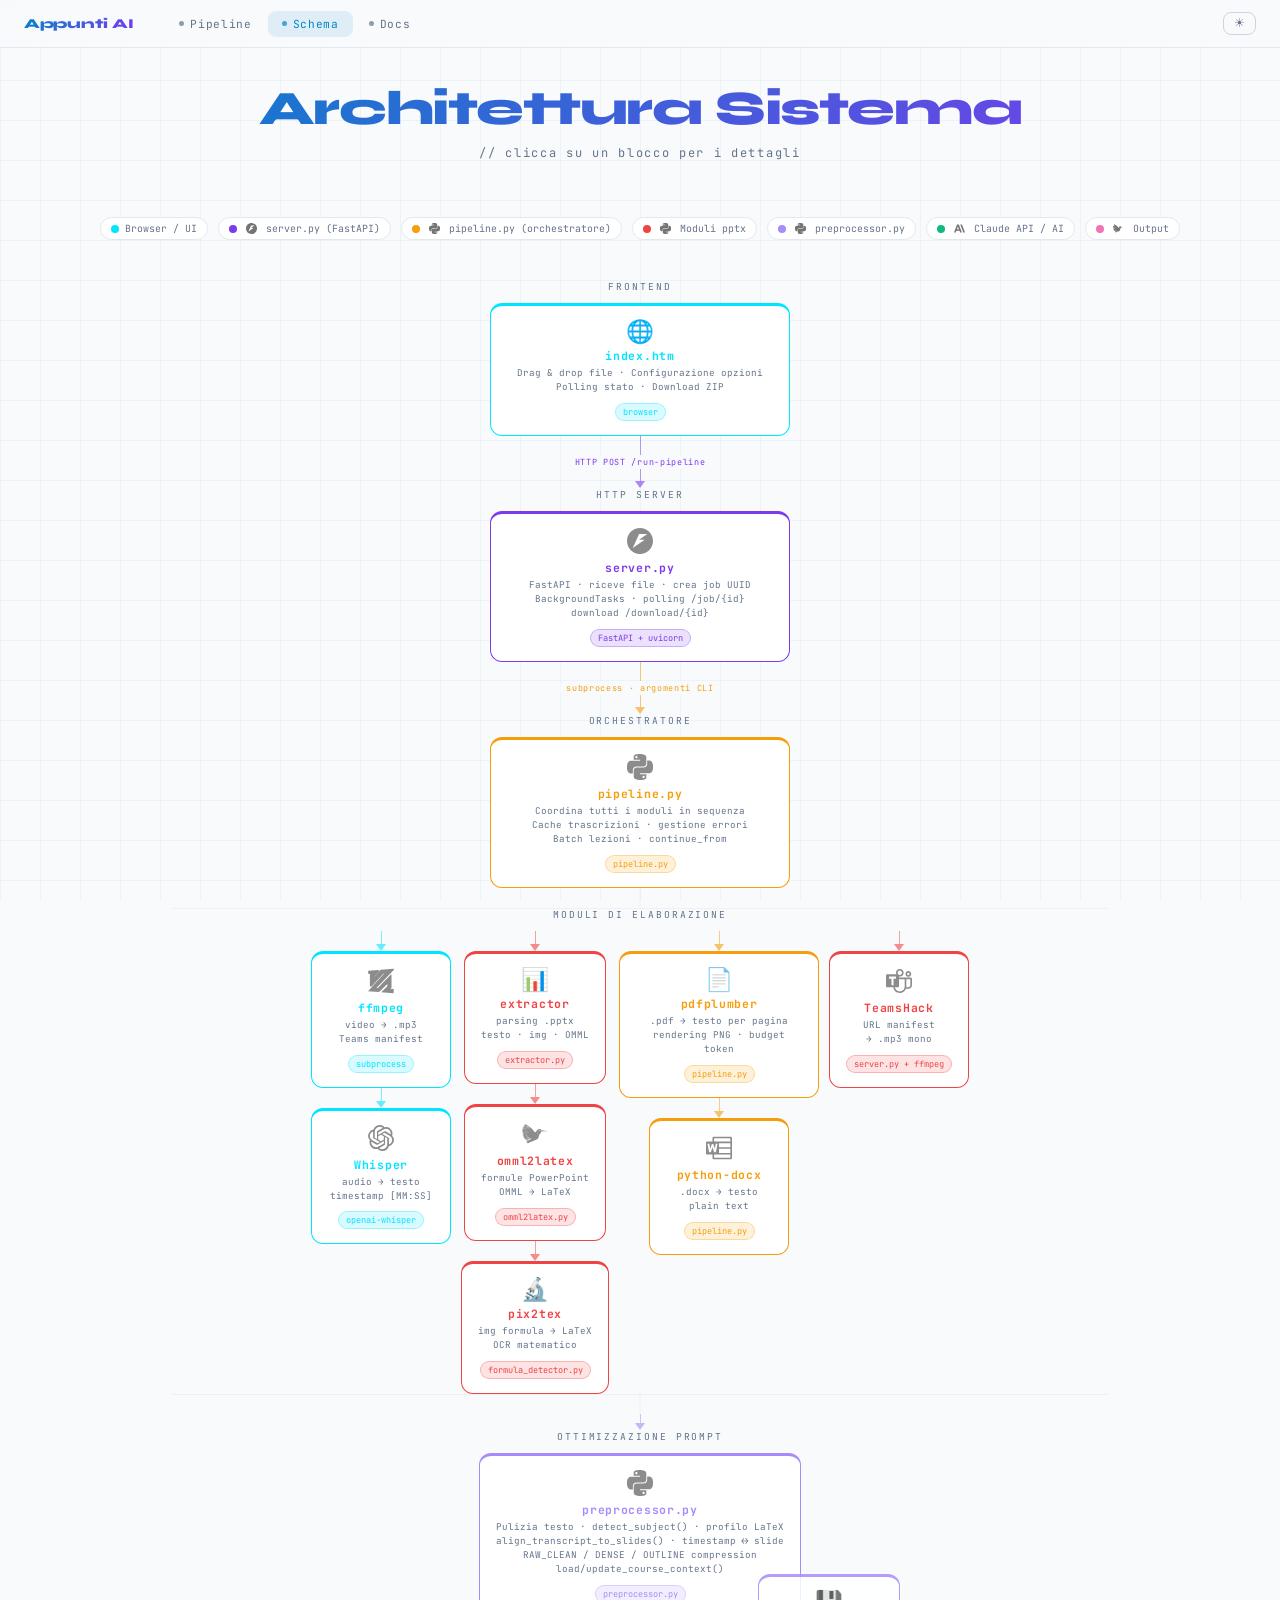
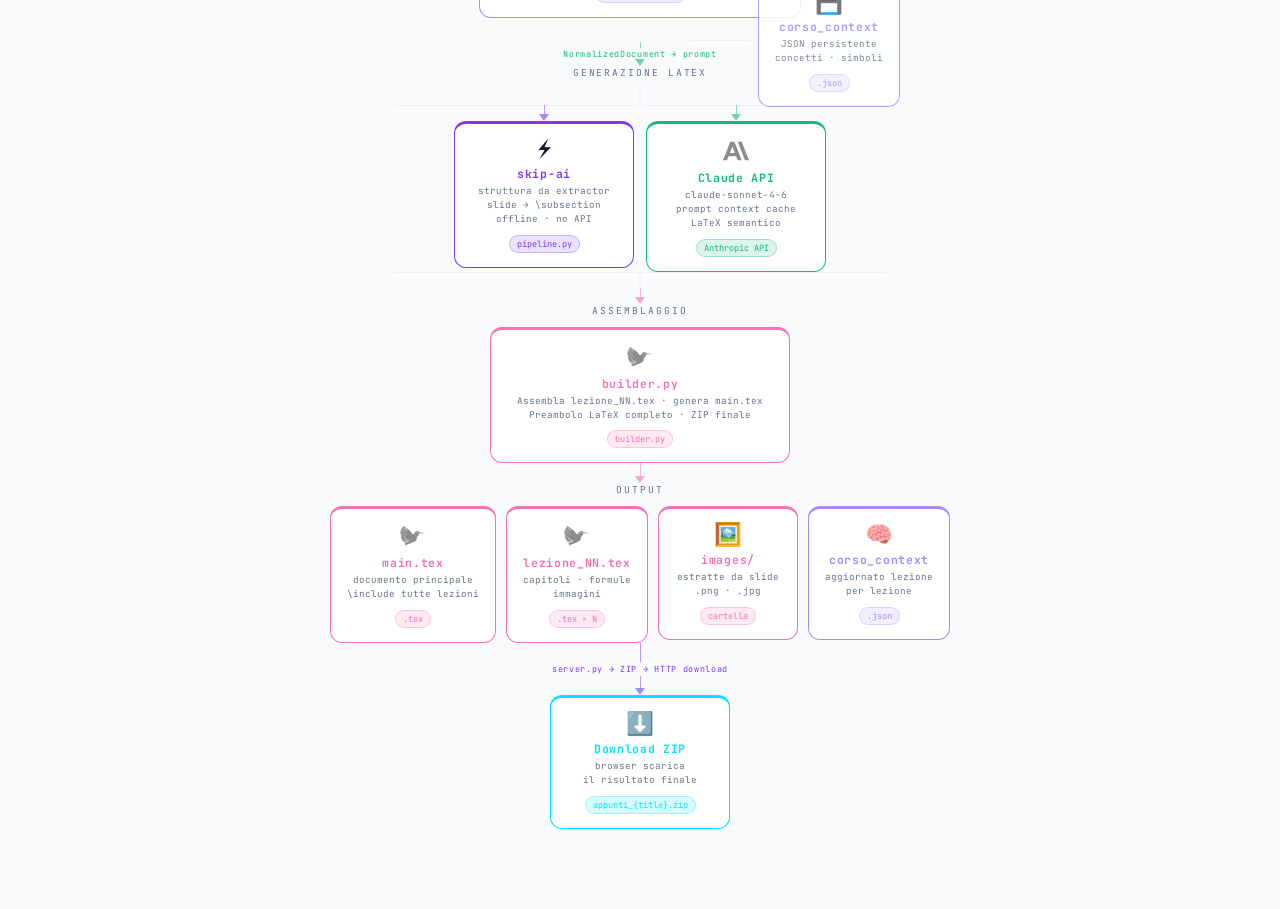
<file: schema.htm>
<!DOCTYPE html>
<html lang="it">
<head>
<meta charset="UTF-8">
<meta name="viewport" content="width=device-width, initial-scale=1.0">
<title>Appunti AI — Architettura Sistema</title>
<meta name="description" content="Schema interattivo dell'architettura di Appunti AI: pipeline di trascrizione, OCR, preprocessor e generazione LaTeX con Claude.">
<meta property="og:type" content="website">
<meta property="og:title" content="Appunti AI — Architettura Sistema">
<meta property="og:description" content="Schema interattivo dell'architettura di Appunti AI: pipeline di trascrizione, OCR, preprocessor e generazione LaTeX con Claude.">
<meta property="og:image" content="assets/favicon_io/android-chrome-512x512.png">
<link rel="apple-touch-icon" sizes="180x180" href="assets/favicon_io/apple-touch-icon.png">
<link rel="icon" type="image/png" sizes="32x32" href="assets/favicon_io/favicon-32x32.png">
<link rel="icon" type="image/png" sizes="16x16" href="assets/favicon_io/favicon-16x16.png">
<link rel="manifest" href="assets/favicon_io/site.webmanifest">
<link rel="stylesheet" href="assets/css/shared.css">
<style>
.block,.detail-panel,.leg{transition:background .25s,border-color .25s,color .25s;}
.page {
  position: relative; z-index: 1;
  /* max-width: 880px; */
  margin: 0 auto;
  padding: 80px 24px 80px;
}

/* ── HEADER ── */
header {
  text-align: center;
  margin-bottom: 56px;
}
header h1 {
  font-family: 'Syne', sans-serif;
  font-size: clamp(1.8rem, 4vw, 3rem);
  font-weight: 800;
  letter-spacing: -.03em;
  background: linear-gradient(135deg, var(--c1) 0%, var(--c2) 100%);
  -webkit-background-clip: text;
  -webkit-text-fill-color: transparent;
  background-clip: text;
}
header p {
  margin-top: 8px;
  font-size: .75rem;
  color: var(--muted);
  letter-spacing: .14em;
}

/* ── LEGEND ── */
.legend {
  display: flex;
  flex-wrap: wrap;
  gap: 10px;
  justify-content: center;
  margin-bottom: 40px;
}
.leg {
  display: flex; align-items: center; gap: 6px;
  font-size: .62rem; color: var(--muted);
  padding: 4px 10px;
  border: 1px solid var(--border);
  border-radius: 20px;
  background: var(--surface);
}
.leg-dot { width: 8px; height: 8px; border-radius: 50%; flex-shrink: 0; }

/* ── DIAGRAM ── */
.diagram {
  display: flex;
  flex-direction: column;
  align-items: center;
  gap: 0;
}

/* ── ROWS ── */
.row {
  display: flex;
  justify-content: center;
  align-items: flex-start;
  gap: 12px;
  width: 100%;
  position: relative;
}

/* ── CONNECTOR ── */
.conn {
  display: flex;
  flex-direction: column;
  align-items: center;
  height: 40px;
  position: relative;
}
.conn::before {
  content: '';
  flex: 1;
  width: 1px;
  background: linear-gradient(to bottom, var(--conn-color, var(--border)), var(--conn-color, var(--border)));
  opacity: .5;
}
.conn .arrow {
  width: 0; height: 0;
  border-left: 5px solid transparent;
  border-right: 5px solid transparent;
  border-top: 7px solid var(--conn-color, var(--border));
  opacity: .6;
}
.conn.labeled { height: 52px; }
.conn .conn-label {
  position: absolute;
  top: 50%; left: 50%;
  transform: translate(-50%, -50%);
  font-size: .53rem;
  color: var(--conn-color, var(--muted));
  background: var(--bg);
  padding: 1px 6px;
  border-radius: 4px;
  white-space: nowrap;
  letter-spacing: .08em;
}

/* horizontal connectors between siblings */
.h-conn {
  display: flex;
  align-items: center;
  align-self: center;
  gap: 0;
  height: 2px;
  width: 24px;
  position: relative;
}
.h-conn::before {
  content: '';
  width: 100%; height: 1px;
  background: var(--border);
  opacity: .5;
}

/* ── BLOCKS ── */
.block {
  background: var(--surface);
  border: 1px solid var(--bc, var(--border));
  border-top: 3px solid var(--bc, var(--border));
  border-radius: 12px;
  padding: 14px 16px;
  min-width: 140px;
  max-width: 200px;
  text-align: center;
  cursor: pointer;
  position: relative;
  overflow: hidden;
  transition: transform .2s, box-shadow .2s, border-color .2s, background .2s;
  user-select: none;
}
.block::before {
  content: '';
  position: absolute; inset: 0;
  background: radial-gradient(ellipse at 50% 0%, var(--bc, var(--border)), transparent 70%);
  opacity: 0;
  transition: opacity .3s;
  pointer-events: none;
}
.block:hover {
  transform: translateY(-3px);
  box-shadow: 0 8px 32px color-mix(in srgb, var(--bc, transparent) 20%, transparent);
  border-color: var(--bc, var(--border));
  background: color-mix(in srgb, var(--bc, transparent) 5%, var(--surface));
}
.block:hover::before { opacity: .08; }
.block.active {
  transform: translateY(-3px);
  box-shadow: 0 0 0 2px var(--bc, var(--border));
  background: color-mix(in srgb, var(--bc, transparent) 8%, var(--surface));
}

.block-icon { font-size: 1.4rem; margin-bottom: 6px; line-height: 1; }
.block-logo {
  height: 26px; width: auto;
  display: block; margin: 0 auto 6px;
  filter: brightness(0) invert(.55);
  transition: filter .2s;
}
.block:hover .block-logo, .block.active .block-logo { filter: none; }
.leg-logo {
  height: 11px; width: auto;
  filter: brightness(0) invert(.45);
  margin: 0 3px;
  vertical-align: middle;
}
.dp-logo {
  height: 18px; width: auto;
  filter: brightness(0) invert(.55);
  vertical-align: middle;
  margin-right: 7px;
}
.block-name {
  font-size: .72rem; font-weight: 700;
  color: var(--bc, var(--text));
  letter-spacing: .06em;
  margin-bottom: 4px;
}
.block-sub {
  font-size: .58rem;
  color: var(--muted);
  line-height: 1.5;
}
.block-file {
  margin-top: 8px;
  display: inline-block;
  font-size: .54rem;
  padding: 2px 7px;
  border-radius: 10px;
  background: color-mix(in srgb, var(--bc, var(--border)) 15%, transparent);
  color: var(--bc, var(--muted));
  border: 1px solid color-mix(in srgb, var(--bc, var(--border)) 30%, transparent);
}

/* wide block */
.block.wide {
  min-width: 300px;
  max-width: 420px;
}
.block.medium {
  min-width: 180px;
  max-width: 240px;
}

/* group wrapper */
.group {
  display: flex;
  flex-direction: column;
  align-items: center;
  gap: 0;
}

/* side-by-side group */
.siblings {
  display: flex;
  align-items: flex-start;
  gap: 10px;
}
.siblings .group { align-items: center; }

/* bracket line above siblings */
.bracket {
  position: relative;
  display: flex;
  justify-content: center;
  width: 100%;
  height: 20px;
}
.bracket::before {
  content: '';
  position: absolute;
  top: 0;
  left: 50%;
  width: 1px; height: 20px;
  background: var(--border);
  opacity: .5;
  transform: translateX(-50%);
}
.bracket::after {
  content: '';
  position: absolute;
  top: 20px;
  left: var(--bl, 25%);
  right: var(--br, 25%);
  height: 1px;
  background: var(--border);
  opacity: .5;
}

/* section labels */
.section-tag {
  font-size: .6rem;
  letter-spacing: .2em;
  color: var(--muted);
  text-transform: uppercase;
  margin-bottom: 10px;
  text-align: center;
}

/* ── DETAIL PANEL ── */
.detail-panel {
  position: fixed;
  top: 60px; right: 24px; bottom: 24px;
  width: 320px;
  background: var(--surface2);
  border: 1px solid var(--dp-color, var(--border));
  border-left: 3px solid var(--dp-color, var(--border));
  border-radius: 12px;
  padding: 20px;
  z-index: 100;
  opacity: 0;
  pointer-events: none;
  transition: opacity .3s, transform .3s;
  transform: translateX(100%);
  overflow-y: auto;
  scrollbar-width: thin;
  scrollbar-color: var(--border) transparent;
}
.detail-panel.show {
  opacity: 1;
  pointer-events: auto;
  transform: translateX(0);
}
.dp-title {
  font-family: 'Syne', sans-serif;
  font-size: .95rem;
  font-weight: 700;
  color: var(--dp-color, var(--text));
  margin-bottom: 4px;
  padding-right: 20px;
}
.dp-file {
  font-size: .6rem;
  color: var(--muted);
  margin-bottom: 14px;
  padding-bottom: 10px;
  border-bottom: 1px solid var(--border);
}
.dp-body {
  font-size: .7rem;
  color: var(--muted);
  line-height: 1.9;
}
.dp-body strong { color: var(--dp-color, var(--text)); font-weight: 600; }
.dp-body .dp-item {
  display: flex; gap: 8px;
  margin-bottom: 10px;
  align-items: flex-start;
}
.dp-body .dp-item::before {
  content: '→';
  color: var(--dp-color, var(--muted));
  flex-shrink: 0;
  margin-top: 1px;
}
.dp-close {
  position: absolute; top: 10px; right: 12px;
  background: none; border: none;
  color: var(--muted); cursor: pointer; font-size: .8rem;
  transition: color .15s;
}
.dp-close:hover { color: var(--text); }

/* ── FLOW LABEL ── */
.flow-label {
  font-size: .58rem;
  letter-spacing: .14em;
  color: var(--muted);
  background: var(--bg);
  padding: 2px 10px;
  border: 1px solid var(--border);
  border-radius: 10px;
  position: absolute;
  white-space: nowrap;
}

@media (max-width: 900px) {
  .detail-panel {
    top: auto;
    right: 0; left: 0; bottom: 0;
    width: 100%;
    max-height: 60vh;
    border-radius: 16px 16px 0 0;
    border-left: 1px solid var(--dp-color, var(--border));
    border-top: 3px solid var(--dp-color, var(--border));
    transform: translateY(100%);
  }
  .detail-panel.show {
    transform: translateY(0);
  }
  .block { min-width: 110px; max-width: 150px; padding: 11px 10px; }
  .block.wide { min-width: 220px; max-width: 320px; }
}
@media (max-width: 600px) {
  .siblings { flex-wrap: wrap; justify-content: center; }
  .block.wide { min-width: 90%; }
}
</style>
</head>
<body>
<script>
(function(){
  var t=localStorage.getItem('theme')||
    (window.matchMedia('(prefers-color-scheme: light)').matches?'light':'dark');
  if(t==='light') document.documentElement.setAttribute('data-theme','light');
})();
</script>
<nav class="navbar">
  <span class="nav-logo">Appunti AI</span>
  <div class="nav-links">
    <a class="nav-link" href="/"><span class="nd"></span>Pipeline</a>
    <a class="nav-link active" href="schema.htm"><span class="nd"></span>Schema</a>
    <a class="nav-link" href="docs.htm"><span class="nd"></span>Docs</a>
  </div>
  <button class="theme-toggle" onclick="toggleTheme()" title="Cambia tema"></button>
</nav>
<div class="page">

  <header>
    <!-- <h1>Appunti AI — Architettura Sistema</h1> -->
    <h1>Architettura Sistema</h1>
    <p>// clicca su un blocco per i dettagli</p>
  </header>

  <div class="legend">
    <div class="leg"><div class="leg-dot" style="background:#00e5ff"></div>Browser / UI</div>
    <div class="leg"><div class="leg-dot" style="background:#7c3aed"></div><img src="assets/img/logos/fastapi.svg" class="leg-logo" alt="">server.py (FastAPI)</div>
    <div class="leg"><div class="leg-dot" style="background:#f59e0b"></div><img src="assets/img/logos/python.svg" class="leg-logo" alt="">pipeline.py (orchestratore)</div>
    <div class="leg"><div class="leg-dot" style="background:#ef4444"></div><img src="assets/img/logos/python.svg" class="leg-logo" alt="">Moduli pptx</div>
    <div class="leg"><div class="leg-dot" style="background:#a78bfa"></div><img src="assets/img/logos/python.svg" class="leg-logo" alt="">preprocessor.py</div>
    <div class="leg"><div class="leg-dot" style="background:#10b981"></div><img src="assets/img/logos/anthropic.svg" class="leg-logo" alt="">Claude API / AI</div>
    <div class="leg"><div class="leg-dot" style="background:#f472b6"></div><img src="assets/img/logos/latex.svg" class="leg-logo" alt="">Output</div>
  </div>

  <div class="diagram">

    <!-- BROWSER -->
    <div class="section-tag">frontend</div>
    <div class="row">
      <div class="block wide" style="--bc:#00e5ff" data-id="browser">
        <div class="block-icon">🌐</div>
        <div class="block-name">index.htm</div>
        <div class="block-sub">Drag &amp; drop file · Configurazione opzioni<br>Polling stato · Download ZIP</div>
        <div class="block-file">browser</div>
      </div>
    </div>

    <div class="conn labeled" style="--conn-color:#7c3aed">
      <div class="conn-label">HTTP POST /run-pipeline</div>
      <div class="arrow" style="border-top-color:#7c3aed"></div>
    </div>

    <!-- SERVER -->
    <div class="section-tag">http server</div>
    <div class="row">
      <div class="block wide" style="--bc:#7c3aed" data-id="server">
        <div class="block-icon"><img src="assets/img/logos/fastapi.svg" alt="FastAPI" class="block-logo"></div>
        <div class="block-name">server.py</div>
        <div class="block-sub">FastAPI · riceve file · crea job UUID<br>BackgroundTasks · polling /job/{id}<br>download /download/{id}</div>
        <div class="block-file">FastAPI + uvicorn</div>
      </div>
    </div>

    <div class="conn labeled" style="--conn-color:#f59e0b">
      <div class="conn-label">subprocess · argomenti CLI</div>
      <div class="arrow" style="border-top-color:#f59e0b"></div>
    </div>

    <!-- PIPELINE -->
    <div class="section-tag">orchestratore</div>
    <div class="row">
      <div class="block wide" style="--bc:#f59e0b" data-id="pipeline">
        <div class="block-icon"><img src="assets/img/logos/python.svg" alt="Python" class="block-logo"></div>
        <div class="block-name">pipeline.py</div>
        <div class="block-sub">Coordina tutti i moduli in sequenza<br>Cache trascrizioni · gestione errori<br>Batch lezioni · continue_from</div>
        <div class="block-file">pipeline.py</div>
      </div>
    </div>

    <!-- BRACKET → 4 rami -->
    <div style="height:20px;width:100%;position:relative;display:flex;justify-content:center;">
      <div style="position:absolute;top:0;left:50%;width:1px;height:20px;background:var(--border);opacity:.5;transform:translateX(-50%)"></div>
      <div style="position:absolute;top:20px;left:12%;right:12%;height:1px;background:var(--border);opacity:.5;"></div>
    </div>

    <!-- 4 COLONNE -->
    <div class="section-tag">moduli di elaborazione</div>
    <div class="row" style="align-items:flex-start;gap:10px">

      <!-- COL 1: Audio/Video -->
      <div class="group">
        <div style="height:0px;width:1px;background:var(--border);opacity:.5;margin-bottom:0"></div>
        <div class="conn" style="--conn-color:#00e5ff;height:20px">
          <div class="arrow" style="border-top-color:#00e5ff"></div>
        </div>
        <div class="block" style="--bc:#00e5ff" data-id="ffmpeg">
          <div class="block-icon"><img src="assets/img/logos/ffmpeg.svg" alt="ffmpeg" class="block-logo"></div>
          <div class="block-name">ffmpeg</div>
          <div class="block-sub">video → .mp3<br>Teams manifest</div>
          <div class="block-file">subprocess</div>
        </div>
        <div class="conn" style="--conn-color:#00e5ff;height:20px">
          <div class="arrow" style="border-top-color:#00e5ff"></div>
        </div>
        <div class="block" style="--bc:#00e5ff" data-id="whisper">
          <div class="block-icon"><img src="assets/img/logos/openai.svg" alt="Whisper" class="block-logo"></div>
          <div class="block-name">Whisper</div>
          <div class="block-sub">audio → testo<br>timestamp [MM:SS]</div>
          <div class="block-file">openai-whisper</div>
        </div>
      </div>

      <!-- COL 2: PPTX -->
      <div class="group">
        <div class="conn" style="--conn-color:#ef4444;height:20px">
          <div class="arrow" style="border-top-color:#ef4444"></div>
        </div>
        <div class="block" style="--bc:#ef4444" data-id="extractor">
          <div class="block-icon">📊</div>
          <div class="block-name">extractor</div>
          <div class="block-sub">parsing .pptx<br>testo · img · OMML</div>
          <div class="block-file">extractor.py</div>
        </div>
        <div class="conn" style="--conn-color:#ef4444;height:20px">
          <div class="arrow" style="border-top-color:#ef4444"></div>
        </div>
        <div class="block" style="--bc:#ef4444" data-id="omml">
          <div class="block-icon"><img src="assets/img/logos/latex.svg" alt="LaTeX" class="block-logo"></div>
          <div class="block-name">omml2latex</div>
          <div class="block-sub">formule PowerPoint<br>OMML → LaTeX</div>
          <div class="block-file">omml2latex.py</div>
        </div>
        <div class="conn" style="--conn-color:#ef4444;height:20px">
          <div class="arrow" style="border-top-color:#ef4444"></div>
        </div>
        <div class="block" style="--bc:#ef4444" data-id="pix2tex">
          <div class="block-icon">🔬</div>
          <div class="block-name">pix2tex</div>
          <div class="block-sub">img formula → LaTeX<br>OCR matematico</div>
          <div class="block-file">formula_detector.py</div>
        </div>
      </div>

      <!-- COL 3: PDF/DOC -->
      <div class="group">
        <div class="conn" style="--conn-color:#f59e0b;height:20px">
          <div class="arrow" style="border-top-color:#f59e0b"></div>
        </div>
        <div class="block" style="--bc:#f59e0b" data-id="pdf">
          <div class="block-icon">📄</div>
          <div class="block-name">pdfplumber</div>
          <div class="block-sub">.pdf → testo per pagina<br>rendering PNG · budget token</div>
          <div class="block-file">pipeline.py</div>
        </div>
        <div class="conn" style="--conn-color:#f59e0b;height:20px">
          <div class="arrow" style="border-top-color:#f59e0b"></div>
        </div>
        <div class="block" style="--bc:#f59e0b" data-id="docx">
          <div class="block-icon"><img src="assets/img/logos/microsoftword.svg" alt="Word" class="block-logo"></div>
          <div class="block-name">python-docx</div>
          <div class="block-sub">.docx → testo<br>plain text</div>
          <div class="block-file">pipeline.py</div>
        </div>
      </div>

      <!-- COL 4: Teams -->
      <div class="group">
        <div class="conn" style="--conn-color:#ef4444;height:20px">
          <div class="arrow" style="border-top-color:#ef4444"></div>
        </div>
        <div class="block" style="--bc:#ef4444" data-id="teams">
          <div class="block-icon"><img src="assets/img/logos/microsoftteams.svg" alt="Teams" class="block-logo"></div>
          <div class="block-name">TeamsHack</div>
          <div class="block-sub">URL manifest<br>→ .mp3 mono</div>
          <div class="block-file">server.py + ffmpeg</div>
        </div>
      </div>

    </div>

    <!-- CONVERGENZA → preprocessor -->
    <div style="height:20px;width:100%;position:relative;display:flex;justify-content:center;">
      <div style="position:absolute;top:0;left:12%;right:12%;height:1px;background:var(--border);opacity:.5;"></div>
      <div style="position:absolute;top:0;left:50%;width:1px;height:20px;background:var(--border);opacity:.5;transform:translateX(-50%)"></div>
    </div>

    <div class="conn" style="--conn-color:#a78bfa;height:16px">
      <div class="arrow" style="border-top-color:#a78bfa"></div>
    </div>

    <!-- PREPROCESSOR -->
    <div class="section-tag">ottimizzazione prompt</div>
    <div class="row">
      <div class="block wide" style="--bc:#a78bfa" data-id="preprocessor">
        <div class="block-icon"><img src="assets/img/logos/python.svg" alt="Python" class="block-logo"></div>
        <div class="block-name">preprocessor.py</div>
        <div class="block-sub">
          Pulizia testo · detect_subject() · profilo LaTeX<br>
          align_transcript_to_slides() · timestamp ↔ slide<br>
          RAW_CLEAN / DENSE / OUTLINE compression<br>
          load/update_course_context()
        </div>
        <div class="block-file">preprocessor.py</div>
      </div>
    </div>

    <!-- corso_context.json a lato -->
    <div style="position:relative;width:100%;display:flex;justify-content:center;height:0;overflow:visible;margin:0">
      <div style="position:absolute;right:calc(50% - 260px);top:-44px;display:flex;align-items:center;gap:8px;">
        <div style="width:60px;height:1px;background:var(--border);opacity:.5;"></div>
        <div class="block" style="--bc:#a78bfa;min-width:130px;max-width:160px;opacity:.85;" data-id="context">
          <div class="block-icon">💾</div>
          <div class="block-name">corso_context</div>
          <div class="block-sub">JSON persistente<br>concetti · simboli</div>
          <div class="block-file">.json</div>
        </div>
      </div>
    </div>

    <div style="height:24px"></div>

    <div class="conn" style="--conn-color:#10b981;height:24px">
      <div class="conn-label" style="font-size:.53rem;position:absolute;left:50%;transform:translateX(-50%);top:6px;background:var(--bg);padding:0 6px;color:#10b981;white-space:nowrap">NormalizedDocument → prompt</div>
      <div class="arrow" style="border-top-color:#10b981"></div>
    </div>

    <!-- BRANCH: skip-ai vs claude -->
    <div class="section-tag">generazione LaTeX</div>
    <div style="height:16px;width:100%;position:relative;display:flex;justify-content:center;">
      <div style="position:absolute;top:0;left:50%;width:1px;height:16px;background:var(--border);opacity:.5;transform:translateX(-50%)"></div>
      <div style="position:absolute;top:16px;left:30%;right:30%;height:1px;background:var(--border);opacity:.5;"></div>
    </div>

    <div class="row" style="align-items:flex-start">

      <!-- skip-ai branch -->
      <div class="group">
        <div class="conn" style="--conn-color:#7c3aed;height:16px">
          <div class="arrow" style="border-top-color:#7c3aed"></div>
        </div>
        <div class="block medium" style="--bc:#7c3aed" data-id="skipai">
          <div class="block-icon">⚡</div>
          <div class="block-name">skip-ai</div>
          <div class="block-sub">struttura da extractor<br>slide → \subsection<br>offline · no API</div>
          <div class="block-file">pipeline.py</div>
        </div>
      </div>

      <!-- claude branch -->
      <div class="group">
        <div class="conn" style="--conn-color:#10b981;height:16px">
          <div class="arrow" style="border-top-color:#10b981"></div>
        </div>
        <div class="block medium" style="--bc:#10b981" data-id="claude">
          <div class="block-icon"><img src="assets/img/logos/anthropic.svg" alt="Claude" class="block-logo"></div>
          <div class="block-name">Claude API</div>
          <div class="block-sub">claude-sonnet-4-6<br>prompt context cache<br>LaTeX semantico</div>
          <div class="block-file">Anthropic API</div>
        </div>
      </div>

    </div>

    <!-- CONVERGENZA → builder -->
    <div style="height:16px;width:100%;position:relative;display:flex;justify-content:center;">
      <div style="position:absolute;top:0;left:30%;right:30%;height:1px;background:var(--border);opacity:.5;"></div>
      <div style="position:absolute;top:0;left:50%;width:1px;height:16px;background:var(--border);opacity:.5;transform:translateX(-50%)"></div>
    </div>

    <div class="conn" style="--conn-color:#f472b6;height:16px">
      <div class="arrow" style="border-top-color:#f472b6"></div>
    </div>

    <!-- BUILDER -->
    <div class="section-tag">assemblaggio</div>
    <div class="row">
      <div class="block wide" style="--bc:#f472b6" data-id="builder">
        <div class="block-icon"><img src="assets/img/logos/latex.svg" alt="LaTeX" class="block-logo"></div>
        <div class="block-name">builder.py</div>
        <div class="block-sub">Assembla lezione_NN.tex · genera main.tex<br>Preambolo LaTeX completo · ZIP finale</div>
        <div class="block-file">builder.py</div>
      </div>
    </div>

    <div class="conn" style="--conn-color:#f472b6;height:20px">
      <div class="arrow" style="border-top-color:#f472b6"></div>
    </div>

    <!-- OUTPUT -->
    <div class="section-tag">output</div>
    <div class="row" style="gap:10px;align-items:flex-start">

      <div class="block" style="--bc:#f472b6" data-id="maintex">
        <div class="block-icon"><img src="assets/img/logos/latex.svg" alt="LaTeX" class="block-logo"></div>
        <div class="block-name">main.tex</div>
        <div class="block-sub">documento principale<br>\include tutte lezioni</div>
        <div class="block-file">.tex</div>
      </div>

      <div class="block" style="--bc:#f472b6" data-id="lezionetex">
        <div class="block-icon"><img src="assets/img/logos/latex.svg" alt="LaTeX" class="block-logo"></div>
        <div class="block-name">lezione_NN.tex</div>
        <div class="block-sub">capitoli · formule<br>immagini</div>
        <div class="block-file">.tex × N</div>
      </div>

      <div class="block" style="--bc:#f472b6" data-id="images">
        <div class="block-icon">🖼️</div>
        <div class="block-name">images/</div>
        <div class="block-sub">estratte da slide<br>.png · .jpg</div>
        <div class="block-file">cartella</div>
      </div>

      <div class="block" style="--bc:#a78bfa" data-id="contextout">
        <div class="block-icon">🧠</div>
        <div class="block-name">corso_context</div>
        <div class="block-sub">aggiornato lezione<br>per lezione</div>
        <div class="block-file">.json</div>
      </div>

    </div>

    <div class="conn labeled" style="--conn-color:#7c3aed;height:52px">
      <div class="conn-label">server.py → ZIP → HTTP download</div>
      <div class="arrow" style="border-top-color:#7c3aed"></div>
    </div>

    <!-- BROWSER DOWNLOAD -->
    <div class="row">
      <div class="block medium" style="--bc:#00e5ff" data-id="download">
        <div class="block-icon">⬇️</div>
        <div class="block-name">Download ZIP</div>
        <div class="block-sub">browser scarica<br>il risultato finale</div>
        <div class="block-file">appunti_{title}.zip</div>
      </div>
    </div>

  </div><!-- /diagram -->
</div><!-- /page -->

<!-- DETAIL PANEL -->
<div class="detail-panel" id="detailPanel">
  <button class="dp-close" onclick="closeDetail()">✕</button>
  <div class="dp-title" id="dpTitle"></div>
  <div class="dp-file" id="dpFile"></div>
  <div class="dp-body" id="dpBody"></div>
</div>

<script>
const details = {
  browser: {
    title: "index.htm — Frontend",
    file: "Browser · nessuna dipendenza",
    color: "#00e5ff", logo: null,
    items: [
      "Drag & drop su 5 zone: Audio, Video, Slide, Doc, Teams URL (incolla manifest URL)",
      "Titolo corso obbligatorio — pulsante Start rimane disattivo senza titolo",
      "Cartella output generata automaticamente come slug del titolo (es. 'Digital Control 2' → ./digital_control_2)",
      "Pannello configurazione: Claude on/off, OCR, context, Whisper model, subject (7 profili), start-from",
      "Bottone AVVIA → FormData POST a server.py con files[] + teams_url[]",
      "Polling GET /job/{id} ogni 3s → live status con dot animato, fase, percentuale",
      "Download automatico ZIP quando status = done",
      "DELETE /job/{id} chiamato automaticamente 5s dopo il download (cleanup)"
    ]
  },
  server: {
    title: "server.py — HTTP Server", logo: "fastapi.svg",
    file: "FastAPI + uvicorn · porta 8000",
    color: "#7c3aed",
    items: [
      "POST /run-pipeline: salva file, scarica Teams URL via ffmpeg, lancia pipeline.py in BackgroundTask",
      "Parametri: title, files[], teams_url[], skip_ai, skip_ocr, no_context, whisper_model, output, start_from, subject, continue_from",
      "continue_from: copia state.json + corso_context.json dal job precedente (in memoria o su disco)",
      "GET /job/{id}: status (queued/running/done/error) + progress, current_step, detail da progress.json",
      "GET /download/{id}: serve ZIP come FileResponse",
      "DELETE /job/{id}: pulisce uploads/ e outputs/ dal disco (chiamato automaticamente 5s dopo download)",
      "Job store persiste su disco (outputs/jobs.json) — sopravvive ai riavvii del server",
      "Job 'running' al riavvio vengono marcati 'error' automaticamente"
    ]
  },
  pipeline: {
    title: "pipeline.py — Orchestratore", logo: "python.svg",
    file: "pipeline.py · ~1980 righe",
    color: "#f59e0b",
    items: [
      "Riceve argomenti CLI da server.py (subprocess): --title (obbligatorio), --subject, --no-context, --skip-ai, --skip-ocr, --whisper-model, --start-from",
      "Titolo lezione passato esplicitamente — non derivato dal nome cartella",
      "Scansiona la cartella lezione per tipo file (audio/video/slide/pdf/docx/txt/rtf)",
      "Coordina: ffmpeg → Whisper → extractor → pdf_renderer/slide_renderer → preprocessor → Claude/skip-ai → builder",
      "Cache .transcript.txt: salta Whisper se già esiste per quel file",
      "1 sessione upload = 1 lezione_NN.tex; PDF grandi troncati da _trunc() nel budget token",
      "Modalità batch: ogni sottocartella = una lezione; resume automatico da state.json",
      "Scrive progress.json ad ogni step → server.py lo rilegge per il polling UI",
      "Debug: salva prompt, riepilogo fonti e uploads originali in output/debug/"
    ]
  },
  ffmpeg: {
    title: "ffmpeg — Estrazione Audio", logo: "ffmpeg.svg",
    file: "subprocess · sistema",
    color: "#00e5ff",
    items: [
      "Video (.mp4 .mkv .avi .mov .webm) → audio .mp3 mono",
      "Teams manifest URL → .mp3 mono direttamente (via server.py, senza .mkv intermedio)",
      "ffprobe (incluso in ffmpeg) misura la durata audio per il progress heartbeat Whisper",
      "Cache automatica: se .mp3 esiste già, viene saltato",
      "Output: {nome}.mp3 nella cartella lezione"
    ]
  },
  whisper: {
    title: "Whisper — Trascrizione", logo: "openai.svg",
    file: "openai-whisper · locale, no API",
    color: "#00e5ff",
    items: [
      "Modelli: tiny (4×vel) / base / small / medium / large",
      "Output: testo con timestamp [MM:SS] ogni segmento",
      "Cache: salva .transcript.txt — lezioni successive saltano Whisper",
      "I timestamp vengono usati da preprocessor per allineare slide e audio",
      "Gira sempre anche con --skip-ai (trascrizione locale, nessuna API)",
      "Progress heartbeat: ffprobe misura durata audio, thread daemon aggiorna progress.json ogni 15s"
    ]
  },
  extractor: {
    title: "extractor.py — Parsing PPTX", logo: "python.svg",
    file: "extractor.py · python-pptx",
    color: "#ef4444",
    items: [
      "Itera ogni slide e ogni shape in ordine posizione Y",
      "Estrae: testo puro, immagini (.png), formule OMML",
      "Converte formati non-standard (.wmf .gif) → .png via Pillow",
      "Aggiunge marker --- SLIDE N --- usati dal preprocessor",
      "Output strutturato usato da omml2latex, pix2tex e builder"
    ]
  },
  omml: {
    title: "omml2latex.py — Formule PowerPoint", logo: "latex.svg",
    file: "omml2latex.py · lxml",
    color: "#ef4444",
    items: [
      "Legge XML OMML (Office Math Markup Language) dalle shape",
      "Converte in LaTeX senza passare per OCR",
      "Più preciso di pix2tex per formule scritte con editor equazioni PP",
      "Output: stringa LaTeX tipo $\\frac{x^2}{2}$"
    ]
  },
  pix2tex: {
    title: "pix2tex — OCR Formule Immagini", logo: null,
    file: "formula_detector.py + pix2tex · venv dedicato",
    color: "#ef4444",
    items: [
      "formula_detector.py: euristiche su aspect ratio, sfondo chiaro, bassa saturazione",
      "Solo le immagini classificate come 'formula' vengono passate a pix2tex",
      "pix2tex gira in un venv separato (~/Scrivania/venv) via subprocess",
      "Output: LaTeX per ogni immagine-formula",
      "Disattivabile con --skip-ocr per velocità"
    ]
  },
  pdf: {
    title: "pdfplumber + pdf_renderer — Estrazione PDF",
    file: "pipeline.py · pdfplumber + pymupdf",
    color: "#f59e0b",
    items: [
      "Estrae testo pagina per pagina da file .pdf tramite pdfplumber",
      "OCR fallback con pytesseract per PDF scansionati: si attiva pagina per pagina sulle pagine senza testo (PDF misti o totalmente immagine)",
      "pdf_renderer.py renderizza ogni pagina come PNG in images/ (naming: {stem}_pag_001.png)",
      "1 sessione = 1 lezione_NN.tex; contenuti grandi troncati da _trunc()",
      "Aggiunge marker [PAG N] per il preprocessor"
    ]
  },
  docx: {
    title: "python-docx — Documenti Word", logo: "microsoftword.svg",
    file: "pipeline.py · python-docx",
    color: "#f59e0b",
    items: [
      "Legge file .docx e estrae testo plain",
      "Usato come fonte extra (dispense, esercizi)",
      "Il testo viene passato a preprocessor come extra_text"
    ]
  },
  teams: {
    title: "TeamsHack — Download Teams", logo: "microsoftteams.svg",
    file: "server.py + ffmpeg (integrato) · TeamsHack.py (standalone)",
    color: "#ef4444",
    items: [
      "Riceve URL del videomanifest Teams (incollato nella zona Teams dell'UI)",
      "server.py chiama ffmpeg -i <url> -vn -ac 1 -codec:a libmp3lame → teams_NN.mp3",
      "Il .mp3 viene salvato nella lesson_dir → pipeline lo processa come normale audio",
      "clean_teams_url() rimuove &altTranscode=1 e parametri successivi prima del download",
      "TeamsHack.py rimane disponibile come script standalone (con .mkv + contatori)"
    ]
  },
  preprocessor: {
    title: "preprocessor.py — Ottimizzazione Prompt", logo: "python.svg",
    file: "preprocessor.py · ~753 righe",
    color: "#a78bfa",
    items: [
      "Pulizia: rimuove header ripetuti, numeri pagina, frasi riempitive, duplicati",
      "detect_subject(): keyword matching → profilo ingegneria/mat/fisica/medicina/economia/diritto",
      "Ogni profilo inietta istruzioni LaTeX specifiche nel prompt (es. \\begin{proof} per matematica)",
      "align_transcript_to_slides(): abbina timestamp Whisper [MM:SS] alle slide corrispondenti",
      "Compressione: RAW_CLEAN (<80k tok) / DENSE (80-180k) / OUTLINE (>180k)",
      "load_course_context(): legge JSON lezioni precedenti, genera blocco '## CONTESTO CORSO'",
      "update_course_context(): estrae da LaTeX generato concetti, definizioni, simboli, last_verbal_topic → salva JSON",
      "context_to_prompt(): inietta blocco ## RACCORDO CON LEZIONE PRECEDENTE con l'ultimo argomento verbale",
      "Regola 18 nel system prompt: la lezione termina dove termina la spiegazione orale (non anticipare slide future)",
      "Regola 19 nel system prompt: raccordo fluido di 1-2 righe dall'ultimo argomento trattato"
    ]
  },
  context: {
    title: "corso_context.json — Memoria Corso",
    file: "output/corso_context.json · JSON",
    color: "#a78bfa",
    items: [
      "Creato automaticamente dalla prima lezione",
      "Contiene: titolo corso, subject, lista lezioni con concetti chiave, definizioni, simboli",
      "Salva last_verbal_topic: l'ultimo \\section spiegato verbalmente dal professore (escluse sezioni conclusive)",
      "Riletto ad ogni lezione successiva per evitare ri-spiegazioni e per il raccordo inter-lezione",
      "Disattivabile con --no-context",
      "Cancellare il file = azzerare la memoria del corso"
    ]
  },
  skipai: {
    title: "Modalità skip-ai — Struttura Automatica",
    file: "pipeline.py · nessuna API",
    color: "#7c3aed",
    items: [
      "Usa direttamente i dati di extractor.py",
      "Ogni slide → \\subsection{titolo slide}",
      "Formule OMML/pix2tex → \\begin{equation}",
      "Immagini → \\includegraphics",
      "Trascrizione Whisper → appendice o sezione dedicata",
      "Veloce, offline, zero costi API"
    ]
  },
  claude: {
    title: "Claude API — Generazione Intelligente", logo: "anthropic.svg",
    file: "Anthropic API · claude-sonnet-4-x",
    color: "#10b981",
    items: [
      "Riceve il NormalizedDocument dal preprocessor (già ottimizzato)",
      "Prompt include: tipo materia + contesto corso + slide allineate alla trascrizione",
      "Genera LaTeX semantico: \\section/\\subsection logici, definizioni, teoremi, esempi",
      "Prompt include raccordo inter-lezione se corso_context.json ha last_verbal_topic",
      "Prompt caching: sistema (trascrizione+slide) in cache, risparmio token",
      "Modello: claude-sonnet-4-6 · max_tokens: 32000"
    ]
  },
  builder: {
    title: "builder.py — Assemblaggio", logo: "latex.svg",
    file: "builder.py",
    color: "#f472b6",
    items: [
      "Crea lezione_NN.tex per ogni lezione con header commento e lista fonti",
      "Genera main.tex con \\include{lezione_01} ... \\include{lezione_NN}",
      "Lingua babel dinamica: WHISPER_LANG → \\selectlanguage{italian/english/french/...}",
      "Preambolo completo: amsmath, amssymb, amsthm, graphicx, hyperref, fancyhdr, listings, babel",
      "Ambienti: theorem, definition, example, lemma, corollary, remark",
      "Crea ZIP finale con tutto l'output"
    ]
  },
  maintex: {
    title: "main.tex", logo: "latex.svg",
    file: "output/main.tex",
    color: "#f472b6",
    items: [
      "Documento LaTeX principale compilabile",
      "Include tutte le lezioni con \\include{lezione_NN}",
      "Preambolo completo con tutti i package necessari",
      "Compila con: pdflatex main.tex && pdflatex main.tex"
    ]
  },
  lezionetex: {
    title: "lezione_NN.tex", logo: "latex.svg",
    file: "output/lezione_01.tex, lezione_02.tex ...",
    color: "#f472b6",
    items: [
      "Un file per ogni sessione di upload (1 sessione = 1 lezione_NN.tex)",
      "Contiene: \\chapter o \\section, sottosezioni, formule, \\includegraphics",
      "Header commento con lista file sorgente usati",
      "Compilabile autonomamente o incluso in main.tex"
    ]
  },
  images: {
    title: "images/",
    file: "output/images/*.png",
    color: "#f472b6",
    items: [
      "Slide PPTX: {stem}_slide_001.png — prefisso stem evita collisioni tra PPTX multipli",
      "Pagine PDF: {stem}_pag_001.png — stesso schema",
      "Immagini embedded estratte dal PPTX (UUID come nome univoco)",
      "Referenziate con \\includegraphics nei file .tex",
      "Include sia immagini normali sia formule non riconoscibili da pix2tex"
    ]
  },
  contextout: {
    title: "corso_context.json (output)",
    file: "output/corso_context.json",
    color: "#a78bfa",
    items: [
      "Aggiornato automaticamente dopo ogni lezione generata con Claude",
      "Estratti da LaTeX: titoli section → concetti, \\begin{definition} → definizioni",
      "Simboli estratti da pattern tipo '$x$ = descrizione'",
      "Salva last_verbal_topic: ultimo \\section numerato (escluse Note/Conclusioni/Bibliografia)",
      "Usato dalla lezione successiva come contesto storico e per il raccordo inter-lezione"
    ]
  },
  download: {
    title: "Download ZIP",
    file: "HTTP GET /download/{job_id}",
    color: "#00e5ff",
    items: [
      "server.py serve il file ZIP come FileResponse",
      "Il browser lo scarica automaticamente quando la pipeline termina",
      "Contiene: main.tex, lezione_NN.tex, images/, corso_context.json",
      "Nome file: appunti_{titolo}.zip"
    ]
  }
};

function showDetail(id) {
  const d = details[id];
  if (!d) return;
  const panel = document.getElementById('detailPanel');
  document.getElementById('dpTitle').innerHTML =
    (d.logo ? `<img src="assets/img/logos/${d.logo}" class="dp-logo" alt="">` : '') + d.title;
  document.getElementById('dpFile').textContent  = d.file;
  panel.style.setProperty('--dp-color', d.color);
  document.getElementById('dpBody').innerHTML = d.items
    .map(i => `<div class="dp-item">${i}</div>`).join('');
  panel.classList.add('show');

  // deselect all, select current
  document.querySelectorAll('.block').forEach(b => b.classList.remove('active'));
  document.querySelectorAll(`[data-id="${id}"]`).forEach(b => b.classList.add('active'));
}

function closeDetail() {
  document.getElementById('detailPanel').classList.remove('show');
  document.querySelectorAll('.block').forEach(b => b.classList.remove('active'));
}

// wire click events
document.querySelectorAll('.block[data-id]').forEach(block => {
  block.addEventListener('click', () => showDetail(block.dataset.id));
});

// click outside closes panel
document.addEventListener('click', e => {
  if (!e.target.closest('.block') && !e.target.closest('.detail-panel'))
    closeDetail();
});

// Escape key closes panel
document.addEventListener('keydown', e => {
  if (e.key === 'Escape') closeDetail();
});

function toggleTheme(){
  const html = document.documentElement;
  const isLight = html.getAttribute('data-theme') === 'light';
  html.setAttribute('data-theme', isLight ? 'dark' : 'light');
  localStorage.setItem('theme', isLight ? 'dark' : 'light');
}
</script>
</body>
</html>
</file>
<file: assets/css/shared.css>
@import url('https://fonts.googleapis.com/css2?family=JetBrains+Mono:wght@400;600;700&family=Syne:wght@400;700;800&display=swap');

/* ── CSS VARIABLES ─────────────────────────────────────────────────────────── */
:root {
  --bg:#0a0c10;--surface:#11151c;--surface2:#161b24;
  --border:#1e2530;--border2:#252d3a;
  --c1:#00e5ff;--c2:#7c3aed;--c3:#10b981;--c4:#f59e0b;--c5:#ef4444;
  --c6:#a78bfa;--c7:#f472b6;
  --text:#e2e8f0;--muted:#64748b;--muted2:#94a3b8;
  --grid-line:rgba(0,229,255,.025);
  --theme-icon:'🌙';
}
[data-theme="light"] {
  --bg:#f8fafc;--surface:#ffffff;--surface2:#f1f5f9;
  --border:#e2e8f0;--border2:#cbd5e1;
  --c1:#0284c7;--c2:#7c3aed;--c3:#059669;--c4:#d97706;--c5:#dc2626;
  --c6:#7c3aed;--c7:#db2777;
  --text:#0f172a;--muted:#64748b;--muted2:#475569;
  --grid-line:rgba(2,132,199,.05);
  --theme-icon:'☀';
}

/* ── RESET ─────────────────────────────────────────────────────────────────── */
*{box-sizing:border-box;margin:0;padding:0;}

/* ── BODY ──────────────────────────────────────────────────────────────────── */
body{
  background:var(--bg);color:var(--text);
  font-family:'JetBrains Mono',monospace;
  min-height:100vh;overflow-x:hidden;
  transition:background .25s,color .25s;
}
body::before{
  content:'';position:fixed;inset:0;
  background-image:
    linear-gradient(var(--grid-line) 1px,transparent 1px),
    linear-gradient(90deg,var(--grid-line) 1px,transparent 1px);
  background-size:40px 40px;
  pointer-events:none;z-index:0;
}

/* ── NAVBAR ────────────────────────────────────────────────────────────────── */
.navbar{
  position:fixed;top:0;left:0;right:0;z-index:200;
  background:color-mix(in srgb,var(--bg) 85%,transparent);
  backdrop-filter:blur(12px);
  border-bottom:1px solid var(--border);
  height:48px;display:flex;align-items:center;
  padding:0 24px;gap:0;
  transition:background .25s,border-color .25s;
}
.nav-logo{
  font-family:'Syne',sans-serif;font-size:.85rem;font-weight:800;
  background:linear-gradient(135deg,var(--c1),var(--c2));
  -webkit-background-clip:text;-webkit-text-fill-color:transparent;background-clip:text;
  letter-spacing:-.02em;margin-right:32px;white-space:nowrap;
}
.nav-links{display:flex;gap:2px;}
.nav-link{
  font-family:'JetBrains Mono',monospace;font-size:.7rem;
  color:var(--muted);text-decoration:none;
  padding:6px 14px;border-radius:8px;letter-spacing:.06em;
  transition:color .2s,background .2s;
  display:flex;align-items:center;gap:6px;
}
.nav-link:hover{color:var(--text);background:color-mix(in srgb,var(--c1) 8%,transparent);}
.nav-link.active{color:var(--c1);background:color-mix(in srgb,var(--c1) 10%,transparent);}
.nav-link .nd{width:5px;height:5px;border-radius:50%;background:currentColor;opacity:.7;}

/* ── THEME TOGGLE ──────────────────────────────────────────────────────────── */
.theme-toggle{
  margin-left:auto;background:none;
  border:1px solid var(--border2);border-radius:8px;
  padding:4px 10px;font-size:.78rem;cursor:pointer;
  color:var(--muted);
  transition:color .2s,border-color .2s,background .2s;line-height:1;
}
.theme-toggle:hover{color:var(--text);border-color:var(--c1);background:color-mix(in srgb,var(--c1) 8%,transparent);}
.theme-toggle::before{content:var(--theme-icon,'🌙');}
</file>
